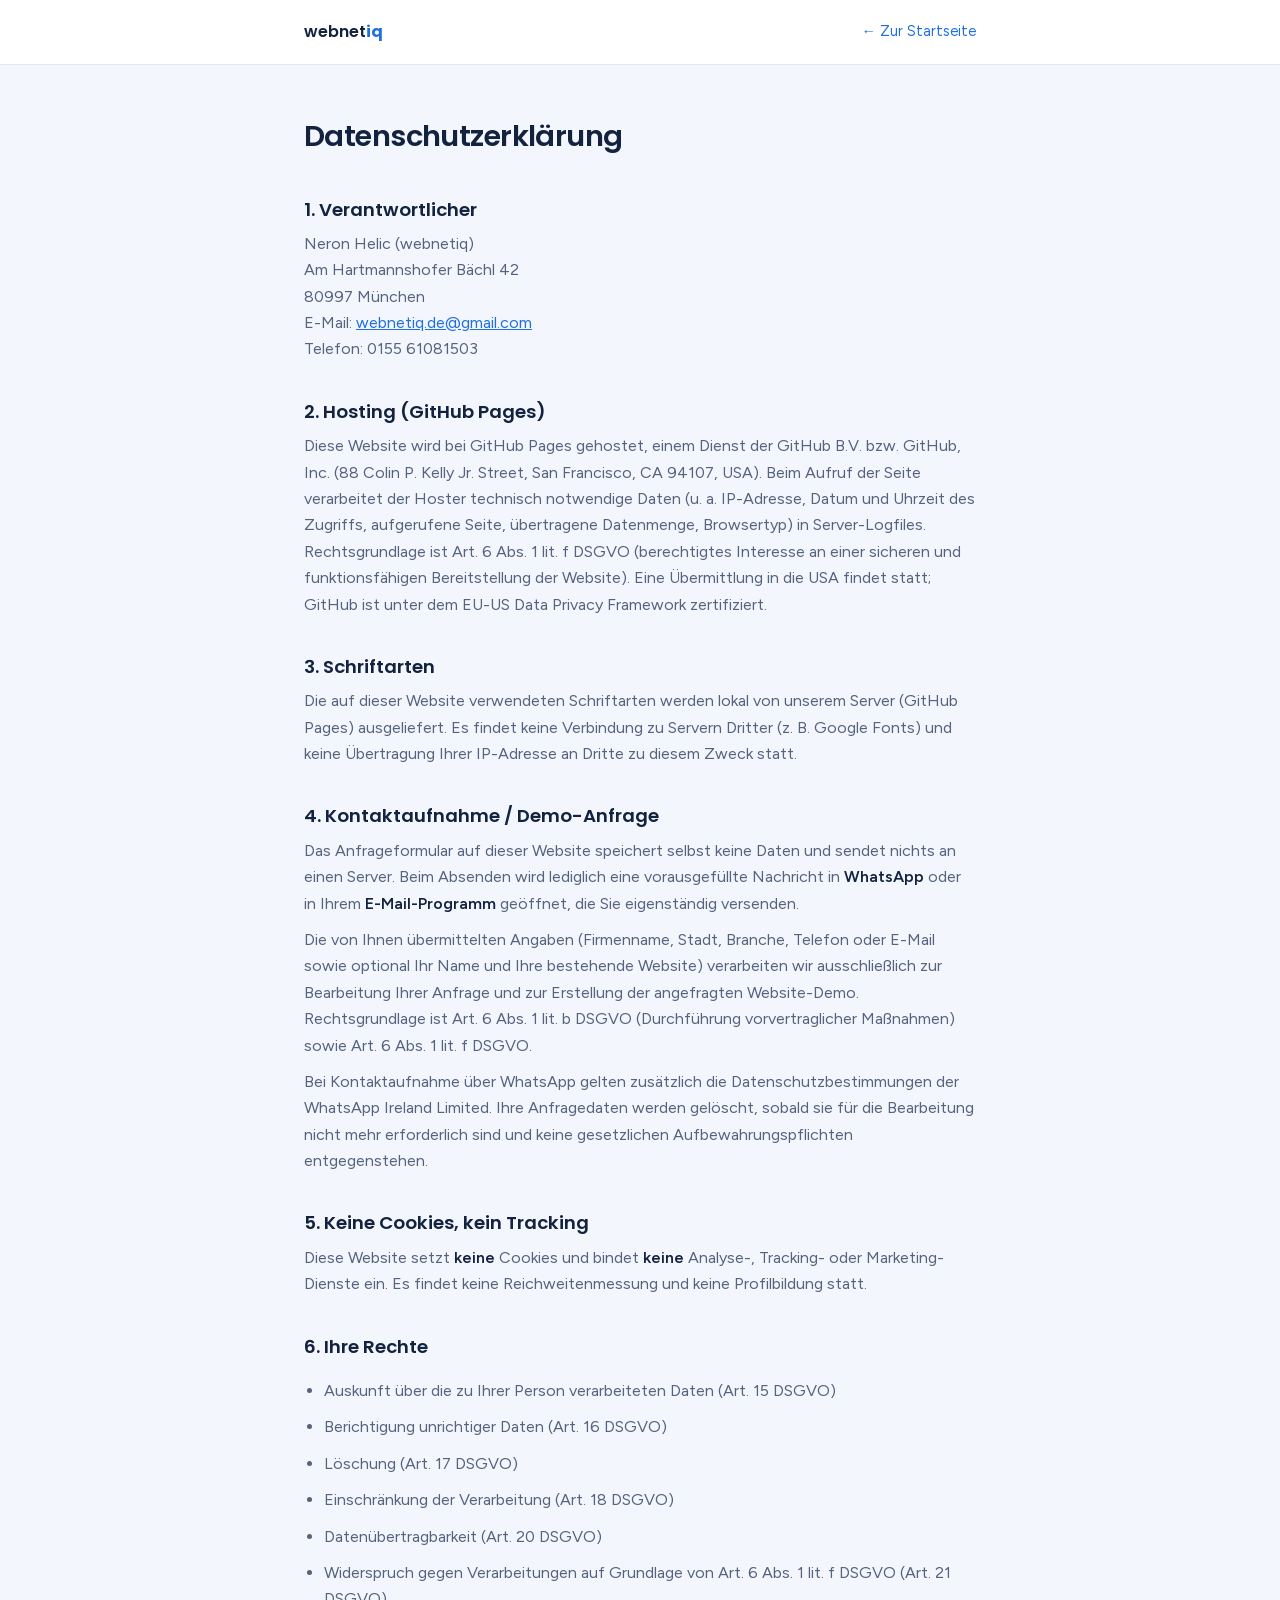
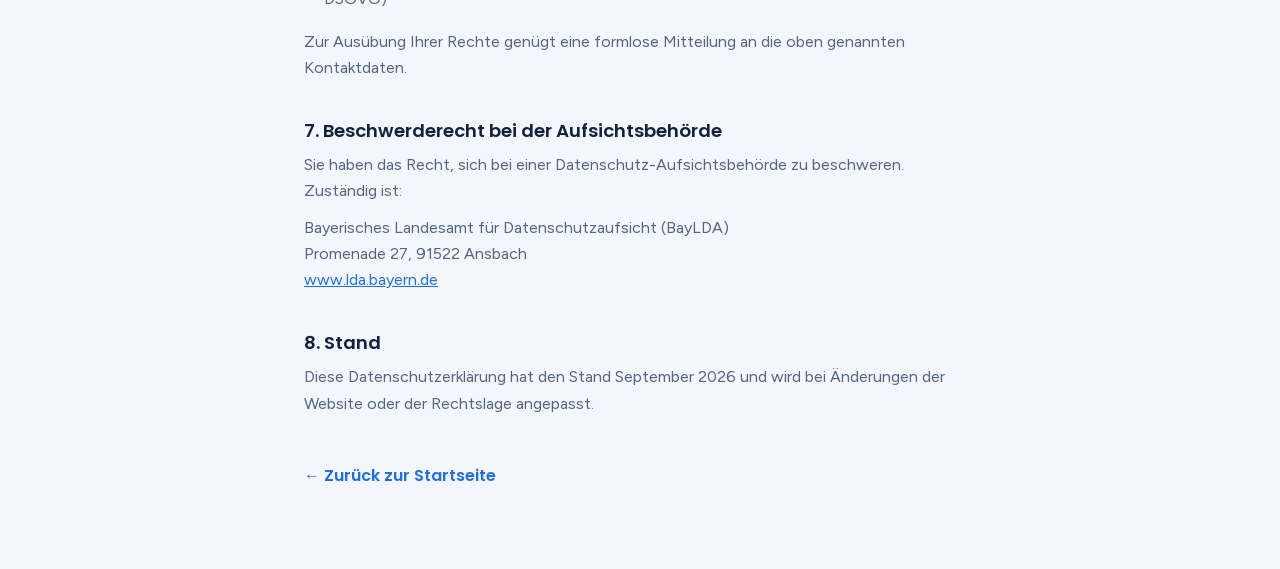
<file: datenschutz.html>
<!DOCTYPE html>
<html lang="de">
<head>
<meta charset="utf-8" />
<meta name="viewport" content="width=device-width, initial-scale=1" />
<meta name="robots" content="noindex" />
<title>Datenschutzerklärung – webnetiq</title>
<link rel="icon" type="image/png" href="/favicon.png" />
<link rel="stylesheet" href="/fonts/fonts.css" />
<style>
  :root{ --bg:#f3f6fc; --surface:#fff; --ink:#13223f; --muted:#56637f; --faint:#8592ac; --accent:#1f6fe0; --line:#e1e7f1; }
  @media (prefers-color-scheme:dark){ :root{ --bg:#0e1526; --surface:#17203a; --ink:#e8eefb; --muted:#9fb0cf; --faint:#77869f; --accent:#4c93f0; --line:#283351; } }
  *{ box-sizing:border-box; }
  body{ margin:0; background:var(--bg); color:var(--ink); font-family:"Figtree","Helvetica Neue",Arial,sans-serif; line-height:1.65; }
  .wrap{ max-width:720px; margin:0 auto; padding:0 24px; }
  header{ border-bottom:1px solid var(--line); background:var(--surface); }
  header .wrap{ display:flex; align-items:center; justify-content:space-between; height:64px; }
  .brand{ font-family:"Poppins",sans-serif; font-weight:600; text-decoration:none; color:var(--ink); }
  .brand b{ color:var(--accent); }
  a{ color:var(--accent); }
  main{ padding:48px 0 80px; }
  h1{ font-family:"Poppins",sans-serif; font-weight:600; font-size:1.8rem; letter-spacing:-0.02em; margin:0 0 8px; }
  h2{ font-family:"Poppins",sans-serif; font-weight:600; font-size:1.15rem; margin:34px 0 6px; }
  p, li{ margin:0 0 10px; color:var(--muted); }
  ul{ padding-left:20px; }
  .back{ display:inline-block; margin-top:36px; font-family:"Poppins",sans-serif; font-weight:600; text-decoration:none; }
  strong{ color:var(--ink); }
</style>
</head>
<body>
<header>
  <div class="wrap"><a class="brand" href="/">webnet<b>iq</b></a><a href="/" style="text-decoration:none;font-size:0.9rem">← Zur Startseite</a></div>
</header>
<main>
  <div class="wrap">
    <h1>Datenschutzerklärung</h1>

    <h2>1. Verantwortlicher</h2>
    <p>
      Neron Helic (webnetiq)<br />
      Am Hartmannshofer Bächl 42<br />
      80997 München<br />
      E-Mail: <a href="mailto:webnetiq.de@gmail.com">webnetiq.de@gmail.com</a><br />
      Telefon: 0155 61081503
    </p>

    <h2>2. Hosting (GitHub Pages)</h2>
    <p>Diese Website wird bei GitHub Pages gehostet, einem Dienst der GitHub B.V. bzw. GitHub, Inc. (88 Colin P. Kelly Jr. Street, San Francisco, CA 94107, USA). Beim Aufruf der Seite verarbeitet der Hoster technisch notwendige Daten (u.&nbsp;a. IP-Adresse, Datum und Uhrzeit des Zugriffs, aufgerufene Seite, übertragene Datenmenge, Browsertyp) in Server-Logfiles. Rechtsgrundlage ist Art.&nbsp;6 Abs.&nbsp;1 lit.&nbsp;f DSGVO (berechtigtes Interesse an einer sicheren und funktionsfähigen Bereitstellung der Website). Eine Übermittlung in die USA findet statt; GitHub ist unter dem EU-US Data Privacy Framework zertifiziert.</p>

    <h2>3. Schriftarten</h2>
    <p>Die auf dieser Website verwendeten Schriftarten werden lokal von unserem Server (GitHub Pages) ausgeliefert. Es findet keine Verbindung zu Servern Dritter (z.&nbsp;B. Google Fonts) und keine Übertragung Ihrer IP-Adresse an Dritte zu diesem Zweck statt.</p>

    <h2>4. Kontaktaufnahme / Demo-Anfrage</h2>
    <p>Das Anfrageformular auf dieser Website speichert selbst keine Daten und sendet nichts an einen Server. Beim Absenden wird lediglich eine vorausgefüllte Nachricht in <strong>WhatsApp</strong> oder in Ihrem <strong>E-Mail-Programm</strong> geöffnet, die Sie eigenständig versenden.</p>
    <p>Die von Ihnen übermittelten Angaben (Firmenname, Stadt, Branche, Telefon oder E-Mail sowie optional Ihr Name und Ihre bestehende Website) verarbeiten wir ausschließlich zur Bearbeitung Ihrer Anfrage und zur Erstellung der angefragten Website-Demo. Rechtsgrundlage ist Art.&nbsp;6 Abs.&nbsp;1 lit.&nbsp;b DSGVO (Durchführung vorvertraglicher Maßnahmen) sowie Art.&nbsp;6 Abs.&nbsp;1 lit.&nbsp;f DSGVO.</p>
    <p>Bei Kontaktaufnahme über WhatsApp gelten zusätzlich die Datenschutzbestimmungen der WhatsApp Ireland Limited. Ihre Anfragedaten werden gelöscht, sobald sie für die Bearbeitung nicht mehr erforderlich sind und keine gesetzlichen Aufbewahrungspflichten entgegenstehen.</p>

    <h2>5. Keine Cookies, kein Tracking</h2>
    <p>Diese Website setzt <strong>keine</strong> Cookies und bindet <strong>keine</strong> Analyse-, Tracking- oder Marketing-Dienste ein. Es findet keine Reichweitenmessung und keine Profilbildung statt.</p>

    <h2>6. Ihre Rechte</h2>
    <ul>
      <li>Auskunft über die zu Ihrer Person verarbeiteten Daten (Art.&nbsp;15 DSGVO)</li>
      <li>Berichtigung unrichtiger Daten (Art.&nbsp;16 DSGVO)</li>
      <li>Löschung (Art.&nbsp;17 DSGVO)</li>
      <li>Einschränkung der Verarbeitung (Art.&nbsp;18 DSGVO)</li>
      <li>Datenübertragbarkeit (Art.&nbsp;20 DSGVO)</li>
      <li>Widerspruch gegen Verarbeitungen auf Grundlage von Art.&nbsp;6 Abs.&nbsp;1 lit.&nbsp;f DSGVO (Art.&nbsp;21 DSGVO)</li>
    </ul>
    <p>Zur Ausübung Ihrer Rechte genügt eine formlose Mitteilung an die oben genannten Kontaktdaten.</p>

    <h2>7. Beschwerderecht bei der Aufsichtsbehörde</h2>
    <p>Sie haben das Recht, sich bei einer Datenschutz-Aufsichtsbehörde zu beschweren. Zuständig ist:</p>
    <p>
      Bayerisches Landesamt für Datenschutzaufsicht (BayLDA)<br />
      Promenade 27, 91522 Ansbach<br />
      <a href="https://www.lda.bayern.de" target="_blank" rel="noopener">www.lda.bayern.de</a>
    </p>

    <h2>8. Stand</h2>
    <p>Diese Datenschutzerklärung hat den Stand September 2026 und wird bei Änderungen der Website oder der Rechtslage angepasst.</p>

    <a class="back" href="/">← Zurück zur Startseite</a>
  </div>
</main>
</body>
</html>
</file>
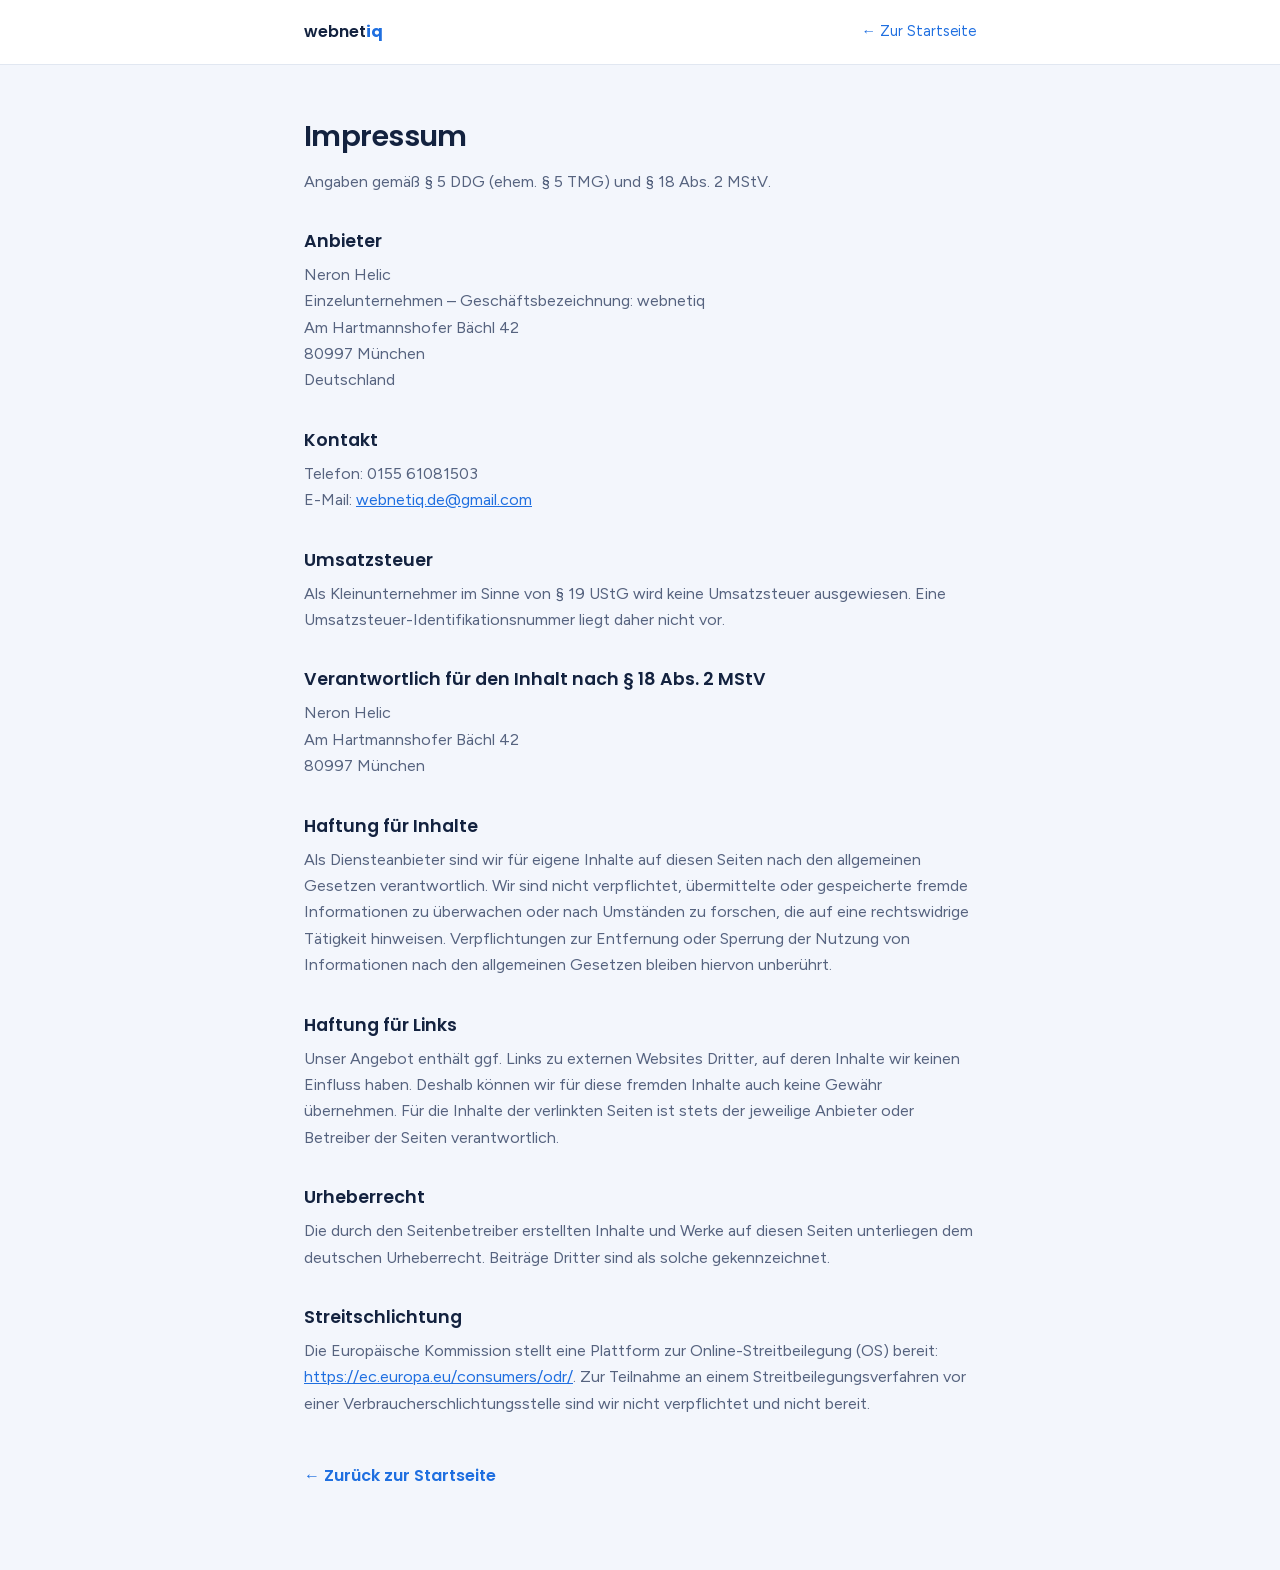
<file: impressum.html>
<!DOCTYPE html>
<html lang="de">
<head>
<meta charset="utf-8" />
<meta name="viewport" content="width=device-width, initial-scale=1" />
<meta name="robots" content="noindex" />
<title>Impressum – webnetiq</title>
<link rel="icon" type="image/png" href="/favicon.png" />
<link rel="stylesheet" href="/fonts/fonts.css" />
<style>
  :root{ --bg:#f3f6fc; --surface:#fff; --ink:#13223f; --muted:#56637f; --faint:#8592ac; --accent:#1f6fe0; --line:#e1e7f1; }
  @media (prefers-color-scheme:dark){ :root{ --bg:#0e1526; --surface:#17203a; --ink:#e8eefb; --muted:#9fb0cf; --faint:#77869f; --accent:#4c93f0; --line:#283351; } }
  *{ box-sizing:border-box; }
  body{ margin:0; background:var(--bg); color:var(--ink); font-family:"Figtree","Helvetica Neue",Arial,sans-serif; line-height:1.65; }
  .wrap{ max-width:720px; margin:0 auto; padding:0 24px; }
  header{ border-bottom:1px solid var(--line); background:var(--surface); }
  header .wrap{ display:flex; align-items:center; justify-content:space-between; height:64px; }
  .brand{ font-family:"Poppins",sans-serif; font-weight:600; text-decoration:none; color:var(--ink); }
  .brand b{ color:var(--accent); }
  a{ color:var(--accent); }
  main{ padding:48px 0 80px; }
  h1{ font-family:"Poppins",sans-serif; font-weight:600; font-size:1.8rem; letter-spacing:-0.02em; margin:0 0 8px; }
  h2{ font-family:"Poppins",sans-serif; font-weight:600; font-size:1.1rem; margin:32px 0 6px; }
  p{ margin:0 0 10px; color:var(--muted); }
  .back{ display:inline-block; margin-top:36px; font-family:"Poppins",sans-serif; font-weight:600; text-decoration:none; }
  strong{ color:var(--ink); }
</style>
</head>
<body>
<header>
  <div class="wrap"><a class="brand" href="/">webnet<b>iq</b></a><a href="/" style="text-decoration:none;font-size:0.9rem">← Zur Startseite</a></div>
</header>
<main>
  <div class="wrap">
    <h1>Impressum</h1>
    <p>Angaben gemäß § 5 DDG (ehem. § 5 TMG) und § 18 Abs. 2 MStV.</p>

    <h2>Anbieter</h2>
    <p>
      Neron Helic<br />
      Einzelunternehmen &ndash; Geschäftsbezeichnung: webnetiq<br />
      Am Hartmannshofer Bächl 42<br />
      80997 München<br />
      Deutschland
    </p>

    <h2>Kontakt</h2>
    <p>
      Telefon: 0155 61081503<br />
      E-Mail: <a href="mailto:webnetiq.de@gmail.com">webnetiq.de@gmail.com</a>
    </p>

    <h2>Umsatzsteuer</h2>
    <p>Als Kleinunternehmer im Sinne von § 19 UStG wird keine Umsatzsteuer ausgewiesen. Eine Umsatzsteuer-Identifikationsnummer liegt daher nicht vor.</p>

    <h2>Verantwortlich für den Inhalt nach § 18 Abs. 2 MStV</h2>
    <p>
      Neron Helic<br />
      Am Hartmannshofer Bächl 42<br />
      80997 München
    </p>

    <h2>Haftung für Inhalte</h2>
    <p>Als Diensteanbieter sind wir für eigene Inhalte auf diesen Seiten nach den allgemeinen Gesetzen verantwortlich. Wir sind nicht verpflichtet, übermittelte oder gespeicherte fremde Informationen zu überwachen oder nach Umständen zu forschen, die auf eine rechtswidrige Tätigkeit hinweisen. Verpflichtungen zur Entfernung oder Sperrung der Nutzung von Informationen nach den allgemeinen Gesetzen bleiben hiervon unberührt.</p>

    <h2>Haftung für Links</h2>
    <p>Unser Angebot enthält ggf. Links zu externen Websites Dritter, auf deren Inhalte wir keinen Einfluss haben. Deshalb können wir für diese fremden Inhalte auch keine Gewähr übernehmen. Für die Inhalte der verlinkten Seiten ist stets der jeweilige Anbieter oder Betreiber der Seiten verantwortlich.</p>

    <h2>Urheberrecht</h2>
    <p>Die durch den Seitenbetreiber erstellten Inhalte und Werke auf diesen Seiten unterliegen dem deutschen Urheberrecht. Beiträge Dritter sind als solche gekennzeichnet.</p>

    <h2>Streitschlichtung</h2>
    <p>Die Europäische Kommission stellt eine Plattform zur Online-Streitbeilegung (OS) bereit: <a href="https://ec.europa.eu/consumers/odr/" target="_blank" rel="noopener">https://ec.europa.eu/consumers/odr/</a>. Zur Teilnahme an einem Streitbeilegungsverfahren vor einer Verbraucherschlichtungsstelle sind wir nicht verpflichtet und nicht bereit.</p>

    <a class="back" href="/">← Zurück zur Startseite</a>
  </div>
</main>
</body>
</html>
</file>
<file: fonts/fonts.css>
@font-face{font-family:'Figtree';font-style:normal;font-weight:400;font-display:swap;src:url('figtree-400-latin-ext.woff2') format('woff2');unicode-range:U+0100-02BA, U+02BD-02C5, U+02C7-02CC, U+02CE-02D7, U+02DD-02FF, U+0304, U+0308, U+0329, U+1D00-1DBF, U+1E00-1E9F, U+1EF2-1EFF, U+2020, U+20A0-20AB, U+20AD-20C0, U+2113, U+2C60-2C7F, U+A720-A7FF;}
@font-face{font-family:'Figtree';font-style:normal;font-weight:400;font-display:swap;src:url('figtree-400-latin.woff2') format('woff2');unicode-range:U+0000-00FF, U+0131, U+0152-0153, U+02BB-02BC, U+02C6, U+02DA, U+02DC, U+0304, U+0308, U+0329, U+2000-206F, U+20AC, U+2122, U+2191, U+2193, U+2212, U+2215, U+FEFF, U+FFFD;}
@font-face{font-family:'Figtree';font-style:normal;font-weight:500;font-display:swap;src:url('figtree-500-latin-ext.woff2') format('woff2');unicode-range:U+0100-02BA, U+02BD-02C5, U+02C7-02CC, U+02CE-02D7, U+02DD-02FF, U+0304, U+0308, U+0329, U+1D00-1DBF, U+1E00-1E9F, U+1EF2-1EFF, U+2020, U+20A0-20AB, U+20AD-20C0, U+2113, U+2C60-2C7F, U+A720-A7FF;}
@font-face{font-family:'Figtree';font-style:normal;font-weight:500;font-display:swap;src:url('figtree-500-latin.woff2') format('woff2');unicode-range:U+0000-00FF, U+0131, U+0152-0153, U+02BB-02BC, U+02C6, U+02DA, U+02DC, U+0304, U+0308, U+0329, U+2000-206F, U+20AC, U+2122, U+2191, U+2193, U+2212, U+2215, U+FEFF, U+FFFD;}
@font-face{font-family:'Figtree';font-style:normal;font-weight:600;font-display:swap;src:url('figtree-600-latin-ext.woff2') format('woff2');unicode-range:U+0100-02BA, U+02BD-02C5, U+02C7-02CC, U+02CE-02D7, U+02DD-02FF, U+0304, U+0308, U+0329, U+1D00-1DBF, U+1E00-1E9F, U+1EF2-1EFF, U+2020, U+20A0-20AB, U+20AD-20C0, U+2113, U+2C60-2C7F, U+A720-A7FF;}
@font-face{font-family:'Figtree';font-style:normal;font-weight:600;font-display:swap;src:url('figtree-600-latin.woff2') format('woff2');unicode-range:U+0000-00FF, U+0131, U+0152-0153, U+02BB-02BC, U+02C6, U+02DA, U+02DC, U+0304, U+0308, U+0329, U+2000-206F, U+20AC, U+2122, U+2191, U+2193, U+2212, U+2215, U+FEFF, U+FFFD;}
@font-face{font-family:'IBM Plex Mono';font-style:normal;font-weight:400;font-display:swap;src:url('ibmplexmono-400-latin-ext.woff2') format('woff2');unicode-range:U+0100-02BA, U+02BD-02C5, U+02C7-02CC, U+02CE-02D7, U+02DD-02FF, U+0304, U+0308, U+0329, U+1D00-1DBF, U+1E00-1E9F, U+1EF2-1EFF, U+2020, U+20A0-20AB, U+20AD-20C0, U+2113, U+2C60-2C7F, U+A720-A7FF;}
@font-face{font-family:'IBM Plex Mono';font-style:normal;font-weight:400;font-display:swap;src:url('ibmplexmono-400-latin.woff2') format('woff2');unicode-range:U+0000-00FF, U+0131, U+0152-0153, U+02BB-02BC, U+02C6, U+02DA, U+02DC, U+0304, U+0308, U+0329, U+2000-206F, U+20AC, U+2122, U+2191, U+2193, U+2212, U+2215, U+FEFF, U+FFFD;}
@font-face{font-family:'IBM Plex Mono';font-style:normal;font-weight:500;font-display:swap;src:url('ibmplexmono-500-latin-ext.woff2') format('woff2');unicode-range:U+0100-02BA, U+02BD-02C5, U+02C7-02CC, U+02CE-02D7, U+02DD-02FF, U+0304, U+0308, U+0329, U+1D00-1DBF, U+1E00-1E9F, U+1EF2-1EFF, U+2020, U+20A0-20AB, U+20AD-20C0, U+2113, U+2C60-2C7F, U+A720-A7FF;}
@font-face{font-family:'IBM Plex Mono';font-style:normal;font-weight:500;font-display:swap;src:url('ibmplexmono-500-latin.woff2') format('woff2');unicode-range:U+0000-00FF, U+0131, U+0152-0153, U+02BB-02BC, U+02C6, U+02DA, U+02DC, U+0304, U+0308, U+0329, U+2000-206F, U+20AC, U+2122, U+2191, U+2193, U+2212, U+2215, U+FEFF, U+FFFD;}
@font-face{font-family:'Poppins';font-style:normal;font-weight:400;font-display:swap;src:url('poppins-400-latin-ext.woff2') format('woff2');unicode-range:U+0100-02BA, U+02BD-02C5, U+02C7-02CC, U+02CE-02D7, U+02DD-02FF, U+0304, U+0308, U+0329, U+1D00-1DBF, U+1E00-1E9F, U+1EF2-1EFF, U+2020, U+20A0-20AB, U+20AD-20C0, U+2113, U+2C60-2C7F, U+A720-A7FF;}
@font-face{font-family:'Poppins';font-style:normal;font-weight:400;font-display:swap;src:url('poppins-400-latin.woff2') format('woff2');unicode-range:U+0000-00FF, U+0131, U+0152-0153, U+02BB-02BC, U+02C6, U+02DA, U+02DC, U+0304, U+0308, U+0329, U+2000-206F, U+20AC, U+2122, U+2191, U+2193, U+2212, U+2215, U+FEFF, U+FFFD;}
@font-face{font-family:'Poppins';font-style:normal;font-weight:500;font-display:swap;src:url('poppins-500-latin-ext.woff2') format('woff2');unicode-range:U+0100-02BA, U+02BD-02C5, U+02C7-02CC, U+02CE-02D7, U+02DD-02FF, U+0304, U+0308, U+0329, U+1D00-1DBF, U+1E00-1E9F, U+1EF2-1EFF, U+2020, U+20A0-20AB, U+20AD-20C0, U+2113, U+2C60-2C7F, U+A720-A7FF;}
@font-face{font-family:'Poppins';font-style:normal;font-weight:500;font-display:swap;src:url('poppins-500-latin.woff2') format('woff2');unicode-range:U+0000-00FF, U+0131, U+0152-0153, U+02BB-02BC, U+02C6, U+02DA, U+02DC, U+0304, U+0308, U+0329, U+2000-206F, U+20AC, U+2122, U+2191, U+2193, U+2212, U+2215, U+FEFF, U+FFFD;}
@font-face{font-family:'Poppins';font-style:normal;font-weight:600;font-display:swap;src:url('poppins-600-latin-ext.woff2') format('woff2');unicode-range:U+0100-02BA, U+02BD-02C5, U+02C7-02CC, U+02CE-02D7, U+02DD-02FF, U+0304, U+0308, U+0329, U+1D00-1DBF, U+1E00-1E9F, U+1EF2-1EFF, U+2020, U+20A0-20AB, U+20AD-20C0, U+2113, U+2C60-2C7F, U+A720-A7FF;}
@font-face{font-family:'Poppins';font-style:normal;font-weight:600;font-display:swap;src:url('poppins-600-latin.woff2') format('woff2');unicode-range:U+0000-00FF, U+0131, U+0152-0153, U+02BB-02BC, U+02C6, U+02DA, U+02DC, U+0304, U+0308, U+0329, U+2000-206F, U+20AC, U+2122, U+2191, U+2193, U+2212, U+2215, U+FEFF, U+FFFD;}
@font-face{font-family:'Poppins';font-style:normal;font-weight:700;font-display:swap;src:url('poppins-700-latin-ext.woff2') format('woff2');unicode-range:U+0100-02BA, U+02BD-02C5, U+02C7-02CC, U+02CE-02D7, U+02DD-02FF, U+0304, U+0308, U+0329, U+1D00-1DBF, U+1E00-1E9F, U+1EF2-1EFF, U+2020, U+20A0-20AB, U+20AD-20C0, U+2113, U+2C60-2C7F, U+A720-A7FF;}
@font-face{font-family:'Poppins';font-style:normal;font-weight:700;font-display:swap;src:url('poppins-700-latin.woff2') format('woff2');unicode-range:U+0000-00FF, U+0131, U+0152-0153, U+02BB-02BC, U+02C6, U+02DA, U+02DC, U+0304, U+0308, U+0329, U+2000-206F, U+20AC, U+2122, U+2191, U+2193, U+2212, U+2215, U+FEFF, U+FFFD;}
</file>
